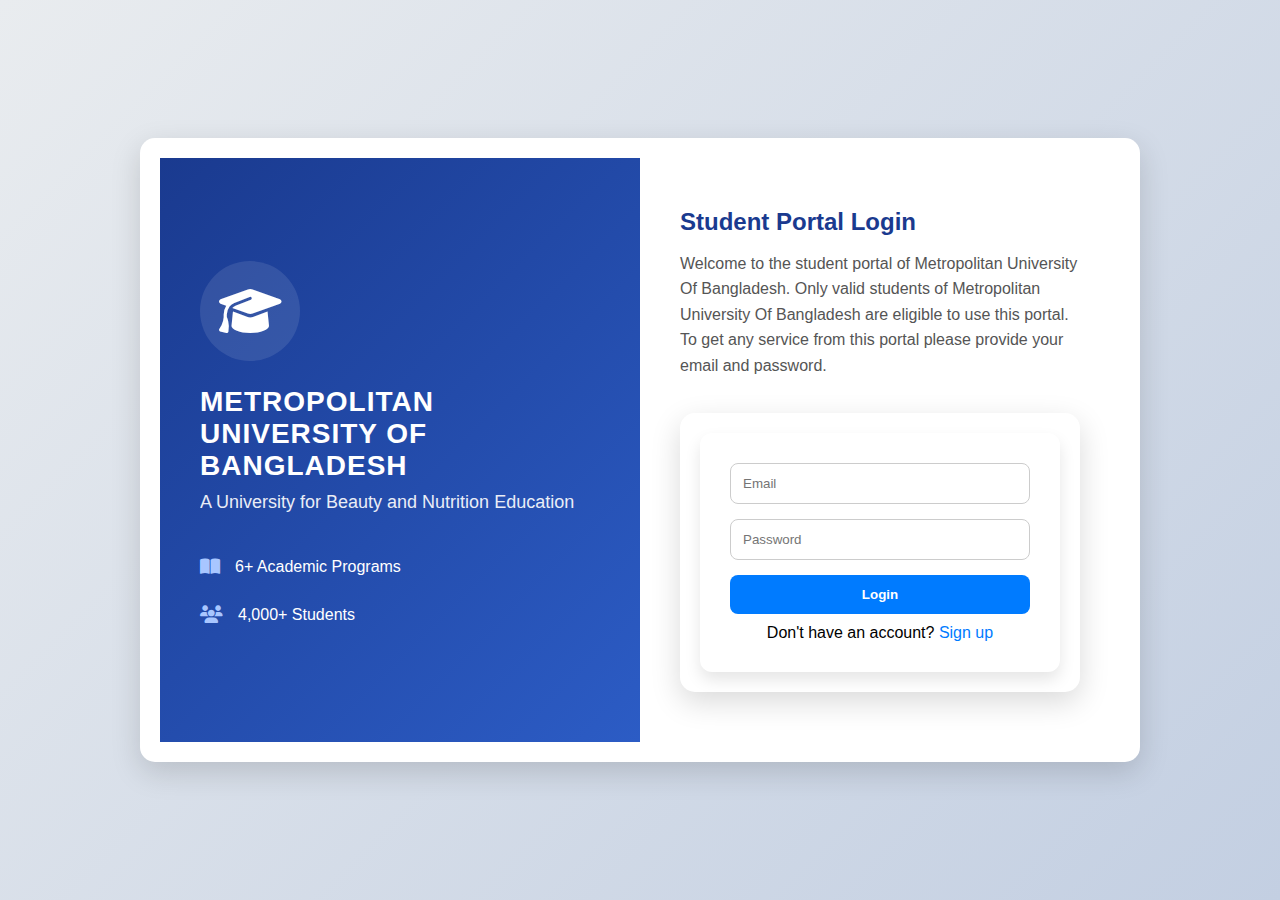
<file: login.html>
<!DOCTYPE html>
<html lang="en">
<head>
  <meta charset="UTF-8" />
  <meta name="viewport" content="width=device-width, initial-scale=1.0"/>
  <title>Login</title>
  <link rel="stylesheet" href="style.css" />
   <link rel="stylesheet" href="https://cdnjs.cloudflare.com/ajax/libs/font-awesome/6.4.0/css/all.min.css">
   </head>
    <style>
        * {
            margin: 0;
            padding: 0;
            box-sizing: border-box;
            font-family: 'Segoe UI', Tahoma, Geneva, Verdana, sans-serif;
        }
        
        body {
            background: linear-gradient(135deg, #e9ecef 0%, #c3cfe2 100%);
            min-height: 100vh;
            display: flex;
            justify-content: center;
            align-items: center;
            padding: 20px;
        }
        
        .container {
            display: flex;
            max-width: 1000px;
            width: 100%;
            background: white;
            border-radius: 15px;
            box-shadow: 0 10px 30px rgba(0, 0, 0, 0.15);
            overflow: hidden;
        }
        
        .university-info {
            flex: 1;
            background: linear-gradient(135deg, #1a3a8f 0%, #2c5cc5 100%);
            color: white;
            padding: 50px 40px;
            display: flex;
            flex-direction: column;
            justify-content: center;
        }
        
        .university-logo {
            width: 100px;
            height: 100px;
            background: rgba(255, 255, 255, 0.1);
            border-radius: 50%;
            display: flex;
            align-items: center;
            justify-content: center;
            margin-bottom: 25px;
        }
        
        .university-logo i {
            font-size: 50px;
            color: white;
        }
        
        .university-info h1 {
            font-size: 28px;
            font-weight: 700;
            margin-bottom: 10px;
            letter-spacing: 1px;
        }
        
        .university-info h2 {
            font-size: 18px;
            font-weight: 400;
            margin-bottom: 30px;
            opacity: 0.9;
        }
        
        .feature {
            display: flex;
            align-items: center;
            margin: 15px 0;
        }
        
        .feature i {
            font-size: 18px;
            margin-right: 15px;
            color: #a8c6ff;
        }
        
        .login-container {
            flex: 1;
            padding: 50px 40px;
            display: flex;
            flex-direction: column;
            justify-content: center;
        }
        
        .welcome-note {
            margin-bottom: 35px;
        }
        
        .welcome-note h2 {
            color: #1a3a8f;
            font-size: 24px;
            margin-bottom: 15px;
        }
        
        .welcome-note p {
            color: #555;
            line-height: 1.6;
        }
        
        .login-form {
            width: 100%;
        }
        
        .form-group {
            margin-bottom: 25px;
        }
        
        .form-group label {
            display: block;
            margin-bottom: 8px;
            color: #1a3a8f;
            font-weight: 500;
            font-size: 15px;
        }
        
        .input-with-icon {
            position: relative;
        }
        
        .input-with-icon i {
            position: absolute;
            left: 15px;
            top: 50%;
            transform: translateY(-50%);
            color: #777;
        }
        
        .input-with-icon input {
            width: 100%;
            padding: 14px 14px 14px 45px;
            border: 1px solid #ddd;
            border-radius: 8px;
            font-size: 16px;
            transition: all 0.3s;
        }
        
        .input-with-icon input:focus {
            border-color: #1a3a8f;
            box-shadow: 0 0 0 3px rgba(26, 58, 143, 0.1);
            outline: none;
        }
        
        .login-btn {
            width: 100%;
            padding: 14px;
            background: linear-gradient(to right, #1a3a8f, #2c5cc5);
            color: white;
            border: none;
            border-radius: 8px;
            font-size: 16px;
            font-weight: 600;
            cursor: pointer;
            transition: all 0.3s;
            margin-top: 10px;
            box-shadow: 0 4px 15px rgba(26, 58, 143, 0.3);
        }
        
        .login-btn:hover {
            background: linear-gradient(to right, #16317a, #254eae);
            transform: translateY(-2px);
            box-shadow: 0 6px 20px rgba(26, 58, 143, 0.4);
        }
        
        .form-footer {
            text-align: center;
            margin-top: 25px;
            color: #777;
            font-size: 14px;
        }
        
        .form-footer a {
            color: #1a3a8f;
            text-decoration: none;
            font-weight: 500;
        }
        
        .form-footer a:hover {
            text-decoration: underline;
        }
        
        @media (max-width: 768px) {
            .container {
                flex-direction: column;
            }
            
            .university-info {
                padding: 30px 25px;
            }
            
            .login-container {
                padding: 40px 25px;
            }
        }
        
        .domain-note {
            font-size: 13px;
            color: #777;
            margin-top: 5px;
            font-style: italic;
        }
    </style>

<body>
    <div class="container">
        <div class="university-info">
            <div class="university-logo">
                <i class="fas fa-graduation-cap"></i>
            </div>
            <h1>METROPOLITAN UNIVERSITY OF BANGLADESH</h1>
            <h2>A University for Beauty and Nutrition Education</h2>
            
            <div class="feature">
                <i class="fas fa-book-open"></i>
                <span>6+ Academic Programs</span>
            </div>
            <div class="feature">
                <i class="fas fa-users"></i>
                <span>4,000+ Students</span>
            </div>
        </div>
        
        <div class="login-container">
            <div class="welcome-note">
                <h2>Student Portal Login</h2>
                <p>Welcome to the student portal of Metropolitan University Of Bangladesh. Only valid students of Metropolitan University Of Bangladesh are eligible to use this portal. To get any service from this portal please provide your email and password.</p>
            </div>
            
  <div class="container">
    <div class="box">
      <form action="login.php" method="POST">
  <input type="email" name="email" placeholder="Email" required />
  <input type="password" name="password" placeholder="Password" required />
  <button type="submit">Login</button>
</form>

        <p class="switch">Don't have an account? <a href="signup.html">Sign up</a></p>
      </div>
    </div>
  </div>

  <script>
    const loginForm = document.getElementById('loginForm');
    loginForm.addEventListener('submit', function(e) {
      e.preventDefault();

      const email = document.getElementById('loginEmail').value;
      const password = document.getElementById('loginPassword').value;

     

      if (user && user.email === email && user.password === password) {
        alert("Login successful!");
        window.location.href = "welcome.html";
      } else {
        alert("Invalid email or password.");
      }
    });
  </script>
</body>
</html>
</file>
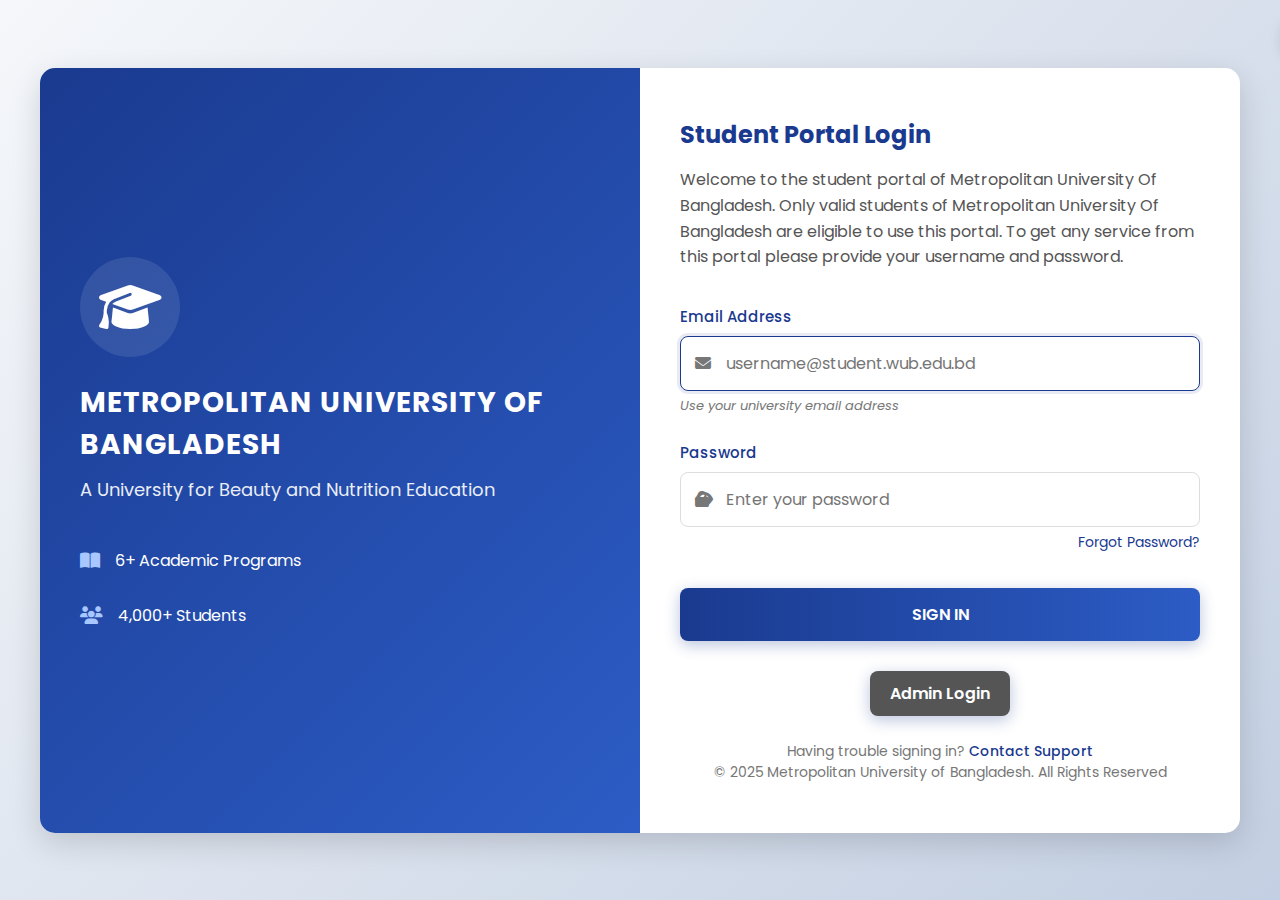
<file: Mobile Responsive Design.html>
<!DOCTYPE html>
<html lang="en">
<head>
    <meta charset="UTF-8">
    <meta name="viewport" content="width=device-width, initial-scale=1.0">
    <title>World University of Bangladesh - Student Portal</title>
    <link rel="stylesheet" href="https://cdnjs.cloudflare.com/ajax/libs/font-awesome/6.4.0/css/all.min.css">
    <link href="https://fonts.googleapis.com/css2?family=Poppins:wght@300;400;500;600;700&display=swap" rel="stylesheet">
    <style>
        :root {
            --primary: #1a3a8f;
            --secondary: #2c5cc5;
            --accent: #ff6b35;
            --light: #f5f7fa;
            --dark: #2d3748;
            --success: #2ecc71;
            --danger: #e74c3c;
            --warning: #f39c12;
            --info: #3498db;
        }
        
        * {
            margin: 0;
            padding: 0;
            box-sizing: border-box;
            font-family: 'Poppins', 'Segoe UI', Tahoma, Geneva, Verdana, sans-serif;
        }
        
        body {
            background: linear-gradient(135deg, #f5f7fa 0%, #c3cfe2 100%);
            min-height: 100vh;
            display: flex;
            justify-content: center;
            align-items: center;
            padding: 20px;
            color: #333;
        }
        
        .container {
            display: flex;
            max-width: 1200px;
            width: 100%;
            background: white;
            border-radius: 15px;
            box-shadow: 0 10px 30px rgba(0, 0, 0, 0.15);
            overflow: hidden;
            position: relative;
            min-height: 85vh;
            
        }
        
        .university-info {
            flex: 1;
            background: linear-gradient(135deg, var(--primary) 0%, var(--secondary) 100%);
            color: white;
            padding: 40px;
            display: flex;
            flex-direction: column;
            justify-content: center;
            position: relative;
            overflow: hidden;
        }
        
        .university-logo {
            width: 100px;
            height: 100px;
            background: rgba(255, 255, 255, 0.1);
            border-radius: 50%;
            display: flex;
            align-items: center;
            justify-content: center;
            margin-bottom: 25px;
            z-index: 2;
        }
        
        .university-logo i {
            font-size: 50px;
            color: white;
        }
        
        .university-info h1 {
            font-size: 28px;
            font-weight: 700;
            margin-bottom: 10px;
            letter-spacing: 1px;
            z-index: 2;
        }
        
        .university-info h2 {
            font-size: 18px;
            font-weight: 400;
            margin-bottom: 30px;
            opacity: 0.9;
            z-index: 2;
        }
        
        .feature {
            display: flex;
            align-items: center;
            margin: 15px 0;
            z-index: 2;
        }
        
        .feature i {
            font-size: 18px;
            margin-right: 15px;
            color: #a8c6ff;
        }
        
        .login-container {
            flex: 1;
            padding: 40px;
            display: flex;
            flex-direction: column;
            justify-content: center;
        }
        
        .welcome-note {
            margin-bottom: 35px;
        }
        
        .welcome-note h2 {
            color: var(--primary);
            font-size: 24px;
            margin-bottom: 15px;
        }
        
        .welcome-note p {
            color: #555;
            line-height: 1.6;
        }
        
        .login-form {
            width: 100%;
        }
        
        .form-group {
            margin-bottom: 25px;
        }
        
        .form-group label {
            display: block;
            margin-bottom: 8px;
            color: var(--primary);
            font-weight: 500;
            font-size: 15px;
        }
        
        .input-with-icon {
            position: relative;
        }
        
        .input-with-icon i {
            position: absolute;
            left: 15px;
            top: 50%;
            transform: translateY(-50%);
            color: #777;
        }
        
        .input-with-icon input {
            width: 100%;
            padding: 14px 14px 14px 45px;
            border: 1px solid #ddd;
            border-radius: 8px;
            font-size: 16px;
            transition: all 0.3s;
        }
        
        .input-with-icon input:focus {
            border-color: var(--primary);
            box-shadow: 0 0 0 3px rgba(26, 58, 143, 0.1);
            outline: none;
        }
        
        .login-btn {
            width: 100%;
            padding: 14px;
            background: linear-gradient(to right, var(--primary), var(--secondary));
            color: white;
            border: none;
            border-radius: 8px;
            font-size: 16px;
            font-weight: 600;
            cursor: pointer;
            transition: all 0.3s;
            margin-top: 10px;
            box-shadow: 0 4px 15px rgba(26, 58, 143, 0.3);
        }
        
        .login-btn:hover {
            background: linear-gradient(to right, #16317a, #254eae);
            transform: translateY(-2px);
            box-shadow: 0 6px 20px rgba(26, 58, 143, 0.4);
        }
        
        .form-footer {
            text-align: center;
            margin-top: 25px;
            color: #777;
            font-size: 14px;
        }
        
        .form-footer a {
            color: var(--primary);
            text-decoration: none;
            font-weight: 500;
        }
        
        .form-footer a:hover {
            text-decoration: underline;
        }
        
        @media (max-width: 768px) {
            .container {
                flex-direction: column;
                min-height: auto;
            }
            
            .university-info {
                padding: 30px 25px;
            }
            
            .login-container {
                padding: 30px 25px;
            }
        }
        
        .domain-note {
            font-size: 13px;
            color: #777;
            margin-top: 5px;
            font-style: italic;
        }
        
        .password-toggle {
            position: absolute;
            right: 15px;
            top: 50%;
            transform: translateY(-50%);
            color: #777;
            cursor: pointer;
        }
        
        .notification {
            position: fixed;
            top: 20px;
            right: 20px;
            padding: 15px 25px;
            border-radius: 8px;
            color: white;
            font-weight: 500;
            box-shadow: 0 5px 15px rgba(0, 0, 0, 0.2);
            z-index: 1000;
            transform: translateX(150%);
            transition: transform 0.4s ease;
        }
        
        .notification.show {
            transform: translateX(0);
        }
        
        .notification.success {
            background: var(--success);
        }
        
        .notification.error {
            background: var(--danger);
        }
        
        .notification.info {
            background: var(--info);
        }
        
        .loader {
            display: none;
            width: 24px;
            height: 24px;
            border: 3px solid rgba(255, 255, 255, 0.3);
            border-radius: 50%;
            border-top-color: white;
            animation: spin 1s linear infinite;
            margin: 0 auto;
            position: absolute;
            top: 50%;
            left: 50%;
            transform: translate(-50%, -50%);
        }
        
        @keyframes spin {
            to { transform: translate(-50%, -50%) rotate(360deg); }
        }
        
        .btn-loading .loader {
            display: block;
        }
        
        .btn-loading span {
            visibility: hidden;
        }
        
        .forgot-password {
            text-align: right;
            margin-top: 5px;
            font-size: 14px;
        }
        
        .forgot-password a {
            color: var(--primary);
            text-decoration: none;
        }
        
        .forgot-password a:hover {
            text-decoration: underline;
        }
        
        /* Dashboard Styles */
        .dashboard {
            display: none;
            width: 100%;
            padding: 30px;
        }
        
        .dashboard-header {
            display: flex;
            justify-content: space-between;
            align-items: center;
            margin-bottom: 30px;
            padding-bottom: 15px;
            border-bottom: 1px solid #eee;
        }
        
        .user-info {
            display: flex;
            align-items: center;
        }
        
        .user-avatar {
            width: 60px;
            height: 60px;
            border-radius: 50%;
            background: var(--primary);
            color: white;
            display: flex;
            align-items: center;
            justify-content: center;
            font-size: 24px;
            font-weight: bold;
            margin-right: 15px;
        }
        
        .user-details h3 {
            font-size: 22px;
            margin-bottom: 5px;
            color: var(--primary);
        }
        
        .user-details p {
            color: #777;
            font-size: 14px;
        }
        
        .logout-btn {
            padding: 10px 20px;
            background: var(--danger);
            color: white;
            border: none;
            border-radius: 8px;
            font-weight: 500;
            cursor: pointer;
            transition: all 0.3s;
        }
        
        .logout-btn:hover {
            background: #c0392b;
        }
        
        .dashboard-grid {
            display: grid;
            grid-template-columns: repeat(auto-fit, minmax(300px, 1fr));
            gap: 25px;
            margin-bottom: 40px;
        }
        
        .dashboard-card {
            background: white;
            border-radius: 12px;
            box-shadow: 0 5px 15px rgba(0, 0, 0, 0.05);
            padding: 25px;
            transition: transform 0.3s;
        }
        
        .dashboard-card:hover {
            transform: translateY(-5px);
            box-shadow: 0 8px 20px rgba(0, 0, 0, 0.1);
        }
        
        .card-header {
            display: flex;
            align-items: center;
            margin-bottom: 20px;
        }
        
        .card-header i {
            font-size: 24px;
            color: var(--primary);
            margin-right: 15px;
            width: 50px;
            height: 50px;
            background: rgba(26, 58, 143, 0.1);
            border-radius: 50%;
            display: flex;
            align-items: center;
            justify-content: center;
        }
        
        .card-header h3 {
            font-size: 18px;
            color: var(--dark);
        }
        
        .notification-list {
            list-style: none;
            max-height: 400px;
            overflow-y: auto;
        }
        
        .notification-item {
            padding: 15px 0;
            border-bottom: 1px solid #eee;
            display: flex;
            align-items: flex-start;
        }
        
        .notification-item:last-child {
            border-bottom: none;
        }
        
        .notification-icon {
            width: 40px;
            height: 40px;
            border-radius: 50%;
            background: rgba(52, 152, 219, 0.1);
            color: var(--info);
            display: flex;
            align-items: center;
            justify-content: center;
            margin-right: 15px;
            flex-shrink: 0;
        }
        
        .notification-content {
            flex: 1;
        }
        
        .notification-title {
            font-weight: 600;
            margin-bottom: 5px;
        }
        
        .notification-message {
            color: #666;
            font-size: 14px;
            margin-bottom: 5px;
        }
        
        .notification-time {
            font-size: 12px;
            color: #999;
        }
        
        .notification-badge {
            background: var(--accent);
            color: white;
            border-radius: 20px;
            padding: 2px 8px;
            font-size: 12px;
            font-weight: 500;
            margin-left: 10px;
        }
        
        .result-item {
            padding: 12px 0;
            border-bottom: 1px solid #eee;
        }
        
        .result-item:last-child {
            border-bottom: none;
        }
        
        .result-title {
            font-weight: 600;
            margin-bottom: 5px;
        }
        
        .result-meta {
            display: flex;
            justify-content: space-between;
            font-size: 14px;
            color: #666;
        }
        
        .result-status {
            font-weight: 500;
        }
        
        .result-status.published {
            color: var(--success);
        }
        
        .result-status.pending {
            color: var(--warning);
        }
        
        .notification-settings {
            padding: 20px 0;
        }
        
        .setting-item {
            display: flex;
            justify-content: space-between;
            align-items: center;
            padding: 15px 0;
            border-bottom: 1px solid #eee;
        }
        
        .setting-label {
            font-weight: 500;
        }
        
        .toggle-switch {
            position: relative;
            display: inline-block;
            width: 60px;
            height: 30px;
        }
        
        .toggle-switch input {
            opacity: 0;
            width: 0;
            height: 0;
        }
        
        .slider {
            position: absolute;
            cursor: pointer;
            top: 0;
            left: 0;
            right: 0;
            bottom: 0;
            background-color: #ccc;
            transition: .4s;
            border-radius: 34px;
        }
        
        .slider:before {
            position: absolute;
            content: "";
            height: 22px;
            width: 22px;
            left: 4px;
            bottom: 4px;
            background-color: white;
            transition: .4s;
            border-radius: 50%;
        }
        
        input:checked + .slider {
            background-color: var(--success);
        }
        
        input:checked + .slider:before {
            transform: translateX(30px);
        }
        
        .mobile-menu {
            display: none;
            position: fixed;
            bottom: 0;
            left: 0;
            right: 0;
            background: white;
            box-shadow: 0 -3px 10px rgba(0, 0, 0, 0.1);
            z-index: 100;
        }
        
        .mobile-nav {
            display: flex;
            justify-content: space-around;
            padding: 10px 0;
        }
        
        .mobile-nav-item {
            display: flex;
            flex-direction: column;
            align-items: center;
            font-size: 12px;
            color: #666;
            padding: 5px 15px;
            cursor: pointer;
        }
        
        .mobile-nav-item.active {
            color: var(--primary);
        }
        
        .mobile-nav-item i {
            font-size: 20px;
            margin-bottom: 5px;
        }
        
        @media (max-width: 768px) {
            .mobile-menu {
                display: block;
            }
            
            .dashboard {
                padding-bottom: 70px;
            }
            
            .dashboard-header {
                flex-direction: column;
                align-items: flex-start;
            }
            
            .logout-btn {
                margin-top: 15px;
                width: 100%;
            }
        }
        
        /* Admin Panel */
        .admin-panel {
            display: none;
            width: 100%;
            padding: 30px;
        }
        
        .admin-header {
            display: flex;
            justify-content: space-between;
            align-items: center;
            margin-bottom: 30px;
            padding-bottom: 15px;
            border-bottom: 1px solid #eee;
        }
        
        .admin-card {
            background: white;
            border-radius: 12px;
            box-shadow: 0 5px 15px rgba(0, 0, 0, 0.05);
            padding: 25px;
            margin-bottom: 25px;
        }
        
        .admin-form {
            display: flex;
            flex-direction: column;
            gap: 20px;
        }
        
        .admin-form-group {
            display: flex;
            flex-direction: column;
        }
        
        .admin-form-group label {
            margin-bottom: 8px;
            font-weight: 500;
            color: var(--primary);
        }
        
        .admin-form-group input,
        .admin-form-group textarea,
        .admin-form-group select {
            padding: 12px;
            border: 1px solid #ddd;
            border-radius: 8px;
            font-size: 16px;
        }
        
        .admin-form-group textarea {
            min-height: 100px;
            resize: vertical;
        }
        
        .admin-btn {
            padding: 12px 20px;
            background: var(--primary);
            color: white;
            border: none;
            border-radius: 8px;
            font-weight: 600;
            cursor: pointer;
            transition: all 0.3s;
        }
        
        .admin-btn:hover {
            background: var(--secondary);
        }
        
        .admin-results-list {
            margin-top: 20px;
        }
        
        .admin-result-item {
            display: flex;
            justify-content: space-between;
            align-items: center;
            padding: 12px 0;
            border-bottom: 1px solid #eee;
        }
        
        .admin-actions button {
            margin-left: 10px;
            padding: 5px 10px;
            border: none;
            border-radius: 5px;
            cursor: pointer;
        }
        
        .publish-btn {
            background: var(--success);
            color: white;
        }
        
        .edit-btn {
            background: var(--info);
            color: white;
        }
        
        .delete-btn {
            background: var(--danger);
            color: white;
        }
    </style>
</head>
<body>
    <div class="container">
        <!-- Login Section -->
        <div class="university-info">
            <div class="university-logo">
                <i class="fas fa-graduation-cap"></i>
            </div>
            <h1>METROPOLITAN UNIVERSITY OF BANGLADESH</h1>
            <h2>A University for Beauty and Nutrition Education</h2>
            
            <div class="feature">
                <i class="fas fa-book-open"></i>
                <span>6+ Academic Programs</span>
            </div>
            <div class="feature">
                <i class="fas fa-users"></i>
                <span>4,000+ Students</span>
            </div>
        </div>
        
        <div class="login-container" id="loginSection">
            <div class="welcome-note">
                <h2>Student Portal Login</h2>
                <p>Welcome to the student portal of Metropolitan University Of Bangladesh. Only valid students of Metropolitan University Of Bangladesh are eligible to use this portal. To get any service from this portal please provide your username and password.</p>
            </div>
            
            <form class="login-form" id="loginForm">
                <div class="form-group">
                    <label for="email">Email Address</label>
                    <div class="input-with-icon">
                        <i class="fas fa-envelope"></i>
                        <input type="email" id="email" placeholder="username@student.wub.edu.bd" required>
                    </div>
                    <div class="domain-note">Use your university email address</div>
                </div>
                
                <div class="form-group">
                    <label for="password">Password</label>
                    <div class="input-with-icon">
                        <i class="fas fa-lock"></i>
                        <input type="password" id="password" placeholder="Enter your password" required>
                        <i class="fas fa-eye password-toggle" id="passwordToggle"></i>
                    </div>
                    <div class="forgot-password">
                        <a href="#" id="forgotPassword">Forgot Password?</a>
                    </div>
                </div>
                
                <button type="submit" class="login-btn" id="loginBtn">
                    <span>SIGN IN</span>
                    <div class="loader"></div>
                </button>
                

                    <div style="text-align: center; margin-top: 20px;">
                    <button type="button" class="login-btn" id="adminLoginBtn" style="background: #555; width: auto; padding: 10px 20px;">
                        Admin Login
                    </button>
                </div>
            </form>
            
            <div class="form-footer">
                <p>Having trouble signing in? <a href="#" id="supportLink">Contact Support</a></p>
                <p>© 2025 Metropolitan University of Bangladesh. All Rights Reserved</p>
            </div>
        </div>
        
        <!-- Dashboard Section -->
        <div class="dashboard" id="dashboard">
            <div class="dashboard-header">
                <div class="user-info">
                    <div class="user-avatar">SA</div>
                    <div class="user-details">
                        <h3>Shahriar Ahmed</h3>
                        <p>ID: WUB-2023-00123 | B.Sc. in Nutrition Science</p>
                    </div>
                </div>
                <button class="logout-btn" id="logoutBtn">
                    <i class="fas fa-sign-out-alt"></i> Logout
                </button>
            </div>
            
            <div class="dashboard-grid">
                <div class="dashboard-card">
                    <div class="card-header">
                        <i class="fas fa-bell"></i>
                        <h3>Notifications</h3>
                    </div>
                    <ul class="notification-list" id="notificationList">
                        <!-- Notifications will be populated here -->
                    </ul>
                </div>
                
                <div class="dashboard-card">
                    <div class="card-header">
                        <i class="fas fa-poll"></i>
                        <h3>Recent Results</h3>
                    </div>
                    <div class="result-list" id="resultList">
                        <!-- Results will be populated here -->
                    </div>
                </div>
                
                <div class="dashboard-card">
                    <div class="card-header">
                        <i class="fas fa-cog"></i>
                        <h3>Notification Settings</h3>
                    </div>
                    <div class="notification-settings">
                        <div class="setting-item">
                            <div class="setting-label">Email Notifications</div>
                            <label class="toggle-switch">
                                <input type="checkbox" id="emailToggle" checked>
                                <span class="slider"></span>
                            </label>
                        </div>
                        <div class="setting-item">
                            <div class="setting-label">SMS Notifications</div>
                            <label class="toggle-switch">
                                <input type="checkbox" id="smsToggle" checked>
                                <span class="slider"></span>
                            </label>
                        </div>
                        <div class="setting-item">
                            <div class="setting-label">Push Notifications</div>
                            <label class="toggle-switch">
                                <input type="checkbox" id="pushToggle">
                                <span class="slider"></span>
                            </label>
                        </div>
                    </div>
                </div>
                
                <div class="dashboard-card">
                    <div class="card-header">
                        <i class="fas fa-book"></i>
                        <h3>Academic Resources</h3>
                    </div>
                    <div class="resource-list">
                        <div class="result-item">
                            <div class="result-title">Course Registration (Fall 2025)</div>
                            <div class="result-meta">
                                <span>Deadline: 15 August 2025</span>
                            </div>
                        </div>
                        <div class="result-item">
                            <div class="result-title">Scholarship Application</div>
                            <div class="result-meta">
                                <span>Deadline: 30 July 2025</span>
                            </div>
                        </div>
                        <div class="result-item">
                            <div class="result-title">Library Access Portal</div>
                            <div class="result-meta">
                                <span>Available 24/7</span>
                            </div>
                        </div>
                    </div>
                </div>
            </div>
            
            <div class="dashboard-card">
                <div class="card-header">
                    <i class="fas fa-info-circle"></i>
                    <h3>University Announcements</h3>
                </div>
                <div class="announcement-list" id="announcementList">
                    <!-- Announcements will be populated here -->
                </div>
            </div>
        </div>
        
        <!-- Admin Panel -->
        <div class="admin-panel" id="adminPanel">
            <div class="admin-header">
                <div class="user-info">
                    <div class="user-avatar">A</div>
                    <div class="user-details">
                        <h3>Admin Dashboard</h3>
                        <p>Metropolitan University of Bangladesh</p>
                    </div>
                </div>
                <button class="logout-btn" id="adminLogoutBtn">
                    <i class="fas fa-sign-out-alt"></i> Logout
                </button>
            </div>
            
            <div class="admin-card">
                <h3>Publish New Result</h3>
                <form class="admin-form" id="publishResultForm">
                    <div class="admin-form-group">
                        <label for="courseName">Course Name</label>
                        <input type="text" id="courseName" placeholder="Enter course name" required>
                    </div>
                    
                    <div class="admin-form-group">
                        <label for="examType">Exam Type</label>
                        <select id="examType" required>
                            <option value="">Select exam type</option>
                            <option value="Midterm">Midterm Exam</option>
                            <option value="Final">Final Exam</option>
                            <option value="Assignment">Assignment</option>
                            <option value="Quiz">Quiz</option>
                        </select>
                    </div>
                    
                    <div class="admin-form-group">
                        <label for="department">Department</label>
                        <select id="department" required>
                            <option value="">Select department</option>
                            <option value="Nutrition">Nutrition Science</option>
                            <option value="Beauty">Beauty Therapy</option>
                            <option value="Food">Food Science</option>
                            <option value="Health">Health Science</option>
                        </select>
                    </div>
                    
                    <div class="admin-form-group">
                        <label for="semester">Semester</label>
                        <select id="semester" required>
                            <option value="">Select semester</option>
                            <option value="1">Semester 1</option>
                            <option value="2">Semester 2</option>
                            <option value="3">Semester 3</option>
                            <option value="4">Semester 4</option>
                            <option value="5">Semester 5</option>
                            <option value="6">Semester 6</option>
                            <option value="7">Semester 7</option>
                            <option value="8">Semester 8</option>
                        </select>
                    </div>
                    
                    <button type="submit" class="admin-btn">Publish Result</button>
                </form>
            </div>
            
            <div class="admin-card">
                <h3>Manage Results</h3>
                <div class="admin-results-list" id="adminResultsList">
                    <!-- Results will be populated here -->
                </div>
            </div>
            
            <div class="admin-card">
                <h3>Send Notification</h3>
                <form class="admin-form" id="sendNotificationForm">
                    <div class="admin-form-group">
                        <label for="notificationTitle">Title</label>
                        <input type="text" id="notificationTitle" placeholder="Enter notification title" required>
                    </div>
                    
                    <div class="admin-form-group">
                        <label for="notificationMessage">Message</label>
                        <textarea id="notificationMessage" placeholder="Enter notification message" required></textarea>
                    </div>
                    
                    <div class="admin-form-group">
                        <label for="notificationType">Notification Type</label>
                        <select id="notificationType" required>
                            <option value="result">Result Published</option>
                            <option value="academic">Academic Update</option>
                            <option value="finance">Financial Notice</option>
                            <option value="event">University Event</option>
                        </select>
                    </div>
                    
                    <button type="submit" class="admin-btn">Send Notification</button>
                </form>
            </div>
        </div>
    </div>
    
    <!-- Mobile Navigation -->
    <div class="mobile-menu">
        <div class="mobile-nav">
            <div class="mobile-nav-item active" data-section="dashboard">
                <i class="fas fa-home"></i>
                <span>Dashboard</span>
            </div>
            <div class="mobile-nav-item" data-section="courses">
                <i class="fas fa-book"></i>
                <span>Courses</span>
            </div>
            <div class="mobile-nav-item" data-section="results">
                <i class="fas fa-poll"></i>
                <span>Results</span>
            </div>
            <div class="mobile-nav-item" data-section="profile">
                <i class="fas fa-user"></i>
                <span>Profile</span>
            </div>
        </div>
    </div>

    <div class="notification" id="notification"></div>

    <script>
        // ======================
        // BACKEND SIMULATION
        // ======================
        
        // Database simulation using localStorage
        class Database {
            constructor() {
                this.students = JSON.parse(localStorage.getItem('students')) || [];
                this.results = JSON.parse(localStorage.getItem('results')) || [];
                this.notifications = JSON.parse(localStorage.getItem('notifications')) || [];
                this.admins = JSON.parse(localStorage.getItem('admins')) || [
                    { id: 1, email: 'admin@wub.edu.bd', password: 'admin123' }
                ];
            }
            
            saveStudents() {
                localStorage.setItem('students', JSON.stringify(this.students));
            }
            
            saveResults() {
                localStorage.setItem('results', JSON.stringify(this.results));
            }
            
            saveNotifications() {
                localStorage.setItem('notifications', JSON.stringify(this.notifications));
            }
            
            saveAdmins() {
                localStorage.setItem('admins', JSON.stringify(this.admins));
            }
            
            // Student methods
            findStudentByEmail(email) {
                return this.students.find(student => student.email === email);
            }
            
            addStudent(student) {
                this.students.push(student);
                this.saveStudents();
            }
            
            // Result methods
            addResult(result) {
                this.results.push(result);
                this.saveResults();
            }
            
            getResultsByDepartment(department) {
                return this.results.filter(result => result.department === department);
            }
            
            deleteResult(id) {
                this.results = this.results.filter(result => result.id !== id);
                this.saveResults();
            }
            
            // Notification methods
            addNotification(notification) {
                this.notifications.push(notification);
                this.saveNotifications();
            }
            
            getNotificationsForStudent(studentId) {
                return this.notifications.filter(notif => notif.studentId === studentId);
            }
            
            // Admin methods
            findAdminByEmail(email) {
                return this.admins.find(admin => admin.email === email);
            }
        }

        // Initialize database
        const db = new Database();
        
        // Simulate student data
        if (db.students.length === 0) {
            db.addStudent({
                id: 1,
                fullName: 'Shahriar Ahmed',
                email: 'test@student.wub.edu.bd',
                password: 'password123',
                studentId: 'WUB-2023-00123',
                department: 'CSE',
                semester: '6'
            });
        }
        
        // Simulate results
        if (db.results.length === 0) {
            db.addResult({
                id: 1,
                course: 'Nutrition Science',
                examType: 'Semester Final Exam',
                department: 'CSE',
                semester: '6',
                publishedDate: new Date('2025-07-20').toISOString(),
                status: 'published'
            });
            
            db.addResult({
                id: 2,
                course: 'Physics',
                examType: 'Midterm Exam',
                department: 'CSE',
                semester: '6',
                publishedDate: new Date('2025-07-15').toISOString(),
                status: 'published'
            });
            
            db.addResult({
                id: 3,
                course: 'Human Physiology',
                examType: 'Assignment',
                department: 'CSE',
                semester: '6',
                publishedDate: null,
                status: 'pending'
            });
        }
        
        // Simulate notifications
        if (db.notifications.length === 0) {
            db.addNotification({
                id: 1,
                studentId: 1,
                title: 'New Result Published',
                message: 'Your Nutrition Science final exam result has been published.',
                time: new Date().toISOString(),
                icon: 'fas fa-poll',
                color: '#3498db',
                unread: true,
                type: 'result'
            });
            
            db.addNotification({
                id: 2,
                studentId: 1,
                title: 'Assignment Deadline Extended',
                message: 'Human Physiology assignment deadline extended to 25th July.',
                time: new Date(Date.now() - 2 * 60 * 60 * 1000).toISOString(),
                icon: 'fas fa-book',
                color: '#9b59b6',
                unread: true,
                type: 'academic'
            });
        }
        
        // ======================
        // FRONTEND FUNCTIONALITY
        // ======================
        
        // DOM Elements
        const loginForm = document.getElementById('loginForm');
        const emailInput = document.getElementById('email');
        const passwordInput = document.getElementById('password');
        const passwordToggle = document.getElementById('passwordToggle');
        const loginBtn = document.getElementById('loginBtn');
        const adminLoginBtn = document.getElementById('adminLoginBtn');
        const notification = document.getElementById('notification');
        const forgotPasswordLink = document.getElementById('forgotPassword');
        const supportLink = document.getElementById('supportLink');
        const loginSection = document.getElementById('loginSection');
        const dashboard = document.getElementById('dashboard');
        const adminPanel = document.getElementById('adminPanel');
        const logoutBtn = document.getElementById('logoutBtn');
        const adminLogoutBtn = document.getElementById('adminLogoutBtn');
        const notificationList = document.getElementById('notificationList');
        const resultList = document.getElementById('resultList');
        const announcementList = document.getElementById('announcementList');
        const emailToggle = document.getElementById('emailToggle');
        const smsToggle = document.getElementById('smsToggle');
        const pushToggle = document.getElementById('pushToggle');
        const publishResultForm = document.getElementById('publishResultForm');
        const sendNotificationForm = document.getElementById('sendNotificationForm');
        const adminResultsList = document.getElementById('adminResultsList');
        
        // State management
        let currentUser = null;
        let isAdmin = false;
        
        // Password visibility toggle
        passwordToggle.addEventListener('click', function() {
            const type = passwordInput.getAttribute('type') === 'password' ? 'text' : 'password';
            passwordInput.setAttribute('type', type);
            this.classList.toggle('fa-eye');
            this.classList.toggle('fa-eye-slash');
        });
        
        // Show notification function
        function showNotification(message, type) {
            notification.textContent = message;
            notification.className = `notification ${type} show`;
            
            setTimeout(() => {
                notification.classList.remove('show');
            }, 3000);
        }
        
        // Format date for display
        function formatDate(dateString) {
            if (!dateString) return 'Not published yet';
            
            const date = new Date(dateString);
            return date.toLocaleDateString('en-US', {
                year: 'numeric',
                month: 'short',
                day: 'numeric'
            });
        }
        
        // Render notifications
        function renderNotifications() {
            if (!currentUser) return;
            
            notificationList.innerHTML = '';
            
            const notifications = db.getNotificationsForStudent(currentUser.id);
            
            notifications.forEach(notif => {
                const notificationItem = document.createElement('li');
                notificationItem.className = 'notification-item';
                
                notificationItem.innerHTML = `
                    <div class="notification-icon" style="background: rgba(${hexToRgb(notif.color)}, 0.1); color: ${notif.color}">
                        <i class="${notif.icon}"></i>
                    </div>
                    <div class="notification-content">
                        <div class="notification-title">
                            ${notif.title}
                            ${notif.unread ? '<span class="notification-badge">New</span>' : ''}
                        </div>
                        <div class="notification-message">${notif.message}</div>
                        <div class="notification-time">${formatTimeAgo(notif.time)}</div>
                    </div>
                `;
                
                notificationList.appendChild(notificationItem);
            });
        }
        
        // Render results
        function renderResults() {
            if (!currentUser) return;
            
            resultList.innerHTML = '';
            
            const results = db.getResultsByDepartment(currentUser.department);
            
            results.forEach(result => {
                const resultItem = document.createElement('div');
                resultItem.className = 'result-item';
                
                resultItem.innerHTML = `
                    <div class="result-title">${result.course} - ${result.examType}</div>
                    <div class="result-meta">
                        <span>Published: ${formatDate(result.publishedDate)}</span>
                        <span class="result-status ${result.status}">${result.status.charAt(0).toUpperCase() + result.status.slice(1)}</span>
                    </div>
                `;
                
                resultList.appendChild(resultItem);
            });
        }
        
        // Render announcements
        function renderAnnouncements() {
            announcementList.innerHTML = '';
            
            // These would normally come from the database
            const announcements = [
                {
                    icon: 'fas fa-calendar',
                    title: 'Summer Vacation Schedule',
                    message: 'The university will remain closed from 1st August to 15th August 2025 for summer vacation.',
                    time: new Date('2025-07-20').toISOString()
                },
                {
                    icon: 'fas fa-exclamation-triangle',
                    title: 'Campus Maintenance',
                    message: 'The main building will undergo maintenance on 25th July. Classes will be held in temporary locations.',
                    time: new Date('2025-07-18').toISOString()
                }
            ];
            
            announcements.forEach(announcement => {
                const announcementItem = document.createElement('div');
                announcementItem.className = 'notification-item';
                
                announcementItem.innerHTML = `
                    <div class="notification-icon">
                        <i class="${announcement.icon}"></i>
                    </div>
                    <div class="notification-content">
                        <div class="notification-title">${announcement.title}</div>
                        <div class="notification-message">${announcement.message}</div>
                        <div class="notification-time">Posted: ${formatDate(announcement.time)}</div>
                    </div>
                `;
                
                announcementList.appendChild(announcementItem);
            });
        }
        
        // Render admin results
        function renderAdminResults() {
            adminResultsList.innerHTML = '';
            
            db.results.forEach(result => {
                const resultItem = document.createElement('div');
                resultItem.className = 'admin-result-item';
                
                resultItem.innerHTML = `
                    <div>
                        <strong>${result.course}</strong> (${result.examType})
                        <div>${result.department} - Semester ${result.semester}</div>
                        <div>Status: ${result.status}</div>
                    </div>
                    <div class="admin-actions">
                        ${result.status === 'pending' ? 
                            `<button class="publish-btn" data-id="${result.id}">Publish</button>` : ''}
                        <button class="edit-btn" data-id="${result.id}">Edit</button>
                        <button class="delete-btn" data-id="${result.id}">Delete</button>
                    </div>
                `;
                
                adminResultsList.appendChild(resultItem);
            });
            
            // Add event listeners to action buttons
            document.querySelectorAll('.publish-btn').forEach(btn => {
                btn.addEventListener('click', () => {
                    const resultId = parseInt(btn.dataset.id);
                    publishResult(resultId);
                });
            });
            
            document.querySelectorAll('.delete-btn').forEach(btn => {
                btn.addEventListener('click', () => {
                    const resultId = parseInt(btn.dataset.id);
                    deleteResult(resultId);
                });
            });
        }
        
        // Hex to RGB conversion for styling
        function hexToRgb(hex) {
            const result = /^#?([a-f\d]{2})([a-f\d]{2})([a-f\d]{2})$/i.exec(hex);
            return result ? 
                `${parseInt(result[1], 16)}, ${parseInt(result[2], 16)}, ${parseInt(result[3], 16)}` : 
                '0, 0, 0';
        }
        
        // Format time ago
        function formatTimeAgo(dateString) {
            const date = new Date(dateString);
            const now = new Date();
            const seconds = Math.floor((now - date) / 1000);
            
            if (seconds < 60) return 'Just now';
            
            const minutes = Math.floor(seconds / 60);
            if (minutes < 60) return `${minutes} min ago`;
            
            const hours = Math.floor(minutes / 60);
            if (hours < 24) return `${hours} hr ago`;
            
            const days = Math.floor(hours / 24);
            return `${days} day${days !== 1 ? 's' : ''} ago`;
        }
        
        // Login function
        loginForm.addEventListener('submit', async function(e) {
            e.preventDefault();
            
            const email = emailInput.value.trim();
            const password = passwordInput.value;
            
            // Simple validation
            if(!email || !password) {
                showNotification('Please fill in all fields', 'error');
                return;
            }
            
            // Validate email domain
            if(!email.endsWith('@student.wub.edu.bd') && !email.endsWith('@wub.edu.bd')) {
                showNotification('Please use your university email', 'error');
                return;
            }
            
            // Show loading state
            loginBtn.classList.add('btn-loading');
            
            try {
                // Simulate network delay
                await new Promise(resolve => setTimeout(resolve, 1500));
                
                // Check if admin login
                if (email.endsWith('@wub.edu.bd')) {
                    const admin = db.findAdminByEmail(email);
                    
                    if (admin && admin.password === password) {
                        isAdmin = true;
                        showAdminPanel();
                        showNotification('Admin login successful', 'success');
                        return;
                    }
                }
                
                // Student login
                const student = db.findStudentByEmail(email);
                
                if (student && student.password === password) {
                    currentUser = student;
                    showDashboard();
                    showNotification('Login successful!', 'success');
                } else {
                    showNotification('Invalid credentials. Please try again.', 'error');
                }
            } catch (error) {
                showNotification('Network error. Please try again later.', 'error');
            } finally {
                // Hide loading state
                loginBtn.classList.remove('btn-loading');
            }
        });
        
        // Admin login button
        adminLoginBtn.addEventListener('click', function() {
            emailInput.value = 'admin@wub.edu.bd';
            passwordInput.value = 'admin123';
            showNotification('Admin credentials pre-filled', 'info');
        });
        
        // Show dashboard function
        function showDashboard() {
            loginSection.style.display = 'none';
            dashboard.style.display = 'block';
            adminPanel.style.display = 'none';
            
            renderNotifications();
            renderResults();
            renderAnnouncements();
        }
        
        // Show admin panel
        function showAdminPanel() {
            loginSection.style.display = 'none';
            dashboard.style.display = 'none';
            adminPanel.style.display = 'block';
            
            renderAdminResults();
        }
        
        // Logout function
        function logout() {
            currentUser = null;
            isAdmin = false;
            
            // Reset form
            loginForm.reset();
            
            // Show login screen
            dashboard.style.display = 'none';
            adminPanel.style.display = 'none';
            loginSection.style.display = 'block';
            
            showNotification('You have been logged out', 'info');
        }
        
        logoutBtn.addEventListener('click', logout);
        adminLogoutBtn.addEventListener('click', logout);
        
        // Forgot password functionality
        forgotPasswordLink.addEventListener('click', function(e) {
            e.preventDefault();
            showNotification('Password reset instructions sent to your email', 'info');
        });
        
        // Support contact
        supportLink.addEventListener('click', function(e) {
            e.preventDefault();
            showNotification('Contact support@wub.edu.bd or call +880 1234 567890', 'info');
        });
        
        // Publish result
        publishResultForm.addEventListener('submit', function(e) {
            e.preventDefault();
            
            const courseName = document.getElementById('courseName').value;
            const examType = document.getElementById('examType').value;
            const department = document.getElementById('department').value;
            const semester = document.getElementById('semester').value;
            
            if (!courseName || !examType || !department || !semester) {
                showNotification('Please fill all fields', 'error');
                return;
            }
            
            const newResult = {
                id: Date.now(),
                course: courseName,
                examType: examType,
                department: department,
                semester: semester,
                publishedDate: new Date().toISOString(),
                status: 'published'
            };
            
            db.addResult(newResult);
            renderAdminResults();
            
            // Create notification for students
            const notification = {
                id: Date.now(),
                studentId: 1, // In real app, this would be for all students in the department
                title: 'New Result Published',
                message: `The result for ${courseName} (${examType}) has been published.`,
                time: new Date().toISOString(),
                icon: 'fas fa-poll',
                color: '#3498db',
                unread: true,
                type: 'result'
            };
            
            db.addNotification(notification);
            
            showNotification('Result published successfully!', 'success');
            publishResultForm.reset();
        });
        
        // Send notification
        sendNotificationForm.addEventListener('submit', function(e) {
            e.preventDefault();
            
            const title = document.getElementById('notificationTitle').value;
            const message = document.getElementById('notificationMessage').value;
            const type = document.getElementById('notificationType').value;
            
            if (!title || !message) {
                showNotification('Please fill all fields', 'error');
                return;
            }
            
            const notification = {
                id: Date.now(),
                studentId: 1, // In real app, this would be for all students
                title: title,
                message: message,
                time: new Date().toISOString(),
                icon: getIconForType(type),
                color: getColorForType(type),
                unread: true,
                type: type
            };
            
            db.addNotification(notification);
            
            showNotification('Notification sent successfully!', 'success');
            sendNotificationForm.reset();
        });
        
        // Helper functions for notifications
        function getIconForType(type) {
            switch(type) {
                case 'result': return 'fas fa-poll';
                case 'academic': return 'fas fa-book';
                case 'finance': return 'fas fa-money-bill-wave';
                case 'event': return 'fas fa-calendar';
                default: return 'fas fa-bell';
            }
        }
        
        function getColorForType(type) {
            switch(type) {
                case 'result': return '#3498db';
                case 'academic': return '#9b59b6';
                case 'finance': return '#2ecc71';
                case 'event': return '#e74c3c';
                default: return '#3498db';
            }
        }
        
        // Publish result from admin panel
        function publishResult(resultId) {
            const result = db.results.find(r => r.id === resultId);
            if (result) {
                result.status = 'published';
                result.publishedDate = new Date().toISOString();
                db.saveResults();
                renderAdminResults();
                showNotification('Result published successfully!', 'success');
            }
        }

                // Delete result
        function deleteResult(resultId) {
            db.deleteResult(resultId);
            renderAdminResults();
            showNotification('Result deleted successfully!', 'success');
        }
        
        // Auto-focus email field
        emailInput.focus();
    </script>
</body>
</html>
</file>
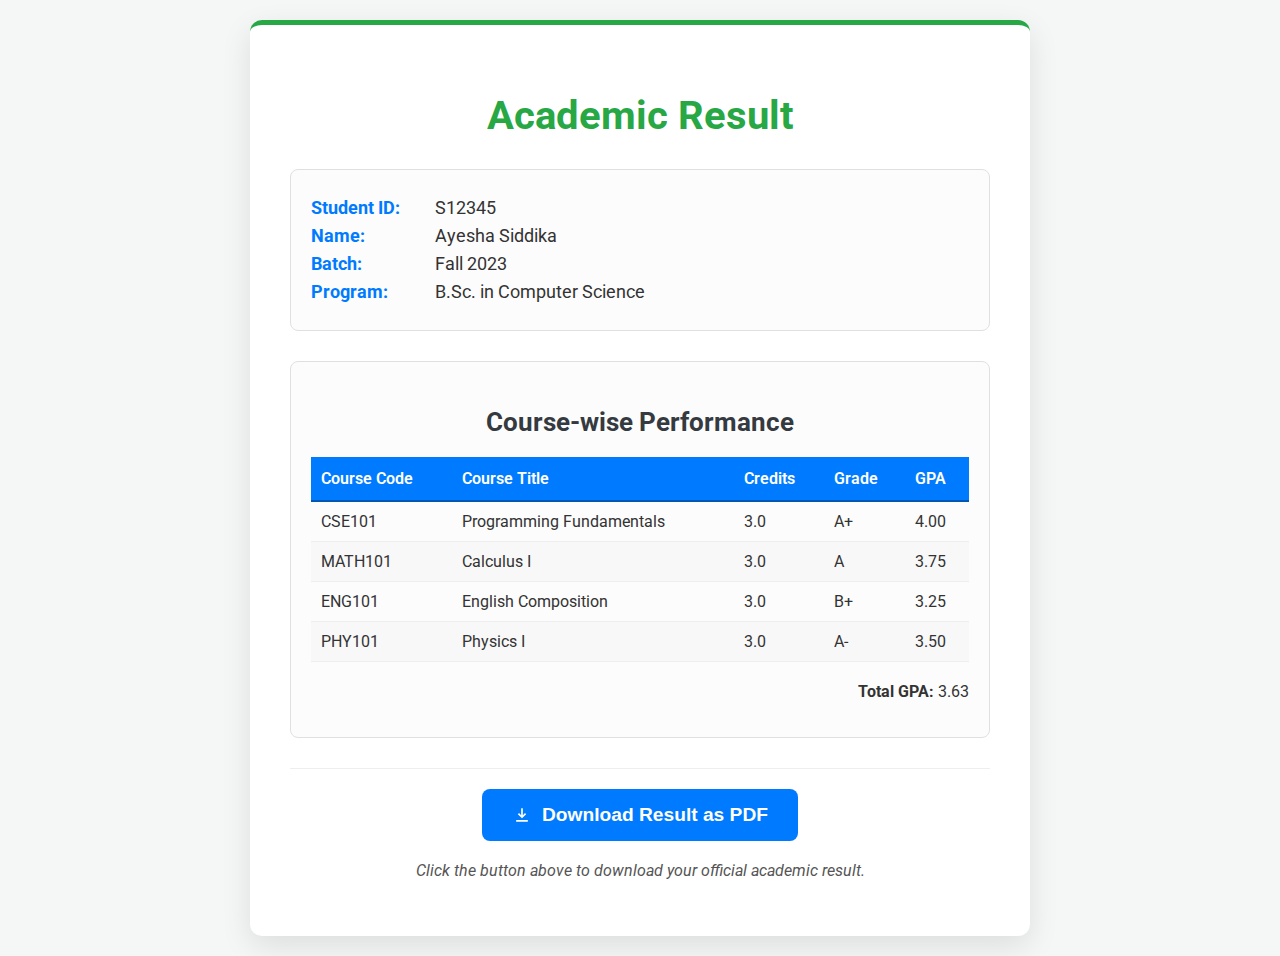
<file: Result PDF Download.html>
<!DOCTYPE html>
<html lang="en">
<head>
    <meta charset="UTF-8">
    <meta name="viewport" content="width=device-width, initial-scale=1.0">
    <title>Student Result & PDF Download</title>
    <link href="https://fonts.googleapis.com/css2?family=Roboto:wght@300;400;700&display=swap" rel="stylesheet">
    <style>
        body {
            font-family: 'Roboto', sans-serif;
            background-color: #f4f7f6;
            display: flex;
            justify-content: center;
            align-items: center;
            min-height: 100vh;
            margin: 0;
            color: #333;
            padding: 20px;
            box-sizing: border-box;
        }

        .result-container {
            background-color: #ffffff;
            padding: 40px;
            border-radius: 12px;
            box-shadow: 0 10px 30px rgba(0, 0, 0, 0.1);
            width: 100%;
            max-width: 700px;
            text-align: center;
            border-top: 5px solid #28a745; /* Green accent color for success/results */
        }

        h1 {
            color: #28a745;
            margin-bottom: 30px;
            font-weight: 700;
            font-size: 2.5em;
        }

        .student-info, .course-results {
            margin-bottom: 30px;
            text-align: left;
            border: 1px solid #e0e0e0;
            border-radius: 8px;
            padding: 20px;
            background-color: #fcfcfc;
        }

        .student-info p {
            margin: 8px 0;
            font-size: 1.1em;
        }

        .student-info p strong {
            color: #007bff;
            width: 120px; /* Align labels */
            display: inline-block;
        }

        .course-results h3 {
            color: #343a40;
            margin-bottom: 20px;
            font-size: 1.6em;
            text-align: center;
        }

        table {
            width: 100%;
            border-collapse: collapse;
            margin-top: 15px;
        }

        table thead th {
            background-color: #007bff;
            color: white;
            padding: 12px 10px;
            text-align: left;
            border-bottom: 2px solid #0056b3;
            font-weight: 600;
        }

        table tbody td {
            padding: 10px;
            border-bottom: 1px solid #eee;
            text-align: left;
        }

        table tbody tr:nth-child(even) {
            background-color: #f8f8f8;
        }

        table tbody tr:hover {
            background-color: #e9f7ff;
        }

        .download-section {
            margin-top: 30px;
            padding-top: 20px;
            border-top: 1px solid #eee;
        }

        .download-button {
            background-color: #007bff;
            color: white;
            padding: 15px 30px;
            border: none;
            border-radius: 8px;
            font-size: 1.2em;
            cursor: pointer;
            transition: background-color 0.3s ease, transform 0.2s ease;
            font-weight: 600;
            display: inline-flex; /* Allows icon and text to sit together */
            align-items: center;
            gap: 10px;
        }

        .download-button:hover {
            background-color: #0056b3;
            transform: translateY(-2px);
        }

        .download-button svg {
            fill: white;
            width: 20px;
            height: 20px;
        }

        .download-message {
            margin-top: 20px;
            font-size: 1em;
            color: #555;
            font-style: italic;
        }

        /* Responsive adjustments */
        @media (max-width: 768px) {
            .result-container {
                padding: 30px 20px;
                margin: 15px;
            }

            h1 {
                font-size: 2em;
            }

            .student-info p {
                font-size: 1em;
            }

            .download-button {
                padding: 12px 25px;
                font-size: 1.1em;
            }

            table thead th, table tbody td {
                padding: 8px 5px;
                font-size: 0.9em;
            }
        }

        @media (max-width: 480px) {
            .result-container {
                padding: 20px;
            }
            h1 {
                font-size: 1.8em;
            }
            .student-info p strong {
                width: auto;
                display: block;
                margin-bottom: 5px;
            }
        }
    </style>
</head>
<body>
    <div class="result-container">
        <h1>Academic Result</h1>

        <div class="student-info">
            <p><strong>Student ID:</strong> <span id="displayStudentId">S12345</span></p>
            <p><strong>Name:</strong> <span id="displayName">Ayesha Siddika</span></p>
            <p><strong>Batch:</strong> <span id="displayBatch">Fall 2023</span></p>
            <p><strong>Program:</strong> <span id="displayProgram">B.Sc. in Computer Science</span></p>
        </div>

        <div class="course-results">
            <h3>Course-wise Performance</h3>
            <table>
                <thead>
                    <tr>
                        <th>Course Code</th>
                        <th>Course Title</th>
                        <th>Credits</th>
                        <th>Grade</th>
                        <th>GPA</th>
                    </tr>
                </thead>
                <tbody id="resultTableBody">
                    <tr>
                        <td>CSE101</td>
                        <td>Programming Fundamentals</td>
                        <td>3.0</td>
                        <td>A+</td>
                        <td>4.00</td>
                    </tr>
                    <tr>
                        <td>MATH101</td>
                        <td>Calculus I</td>
                        <td>3.0</td>
                        <td>A</td>
                        <td>3.75</td>
                    </tr>
                    <tr>
                        <td>ENG101</td>
                        <td>English Composition</td>
                        <td>3.0</td>
                        <td>B+</td>
                        <td>3.25</td>
                    </tr>
                    <tr>
                        <td>PHY101</td>
                        <td>Physics I</td>
                        <td>3.0</td>
                        <td>A-</td>
                        <td>3.50</td>
                    </tr>
                    </tbody>
            </table>
            <p style="text-align: right; margin-top: 20px;"><strong>Total GPA:</strong> <span id="totalGpa">3.62</span></p>
        </div>

        <div class="download-section">
            <button id="downloadPdfBtn" class="download-button">
                <svg xmlns="http://www.w3.org/2000/svg" viewBox="0 0 24 24" width="24" height="24"><path d="M12 16L7 11L8.41 9.59L11 12.17V4H13V12.17L15.59 9.59L17 11L12 16ZM5 20H19V18H5V20Z" /></svg>
                Download Result as PDF
            </button>
            <p class="download-message">Click the button above to download your official academic result.</p>
        </div>
    </div>

    <script>
        // Placeholder JavaScript for dynamic content and PDF download trigger.
        // In a real application, this data would come from your backend after a search/login.

        const studentData = {
            id: "S12345",
            name: "Ayesha Siddika",
            batch: "Fall 2023",
            program: "B.Sc. in Computer Science",
            courses: [
                { code: "CSE101", title: "Programming Fundamentals", credits: 3.0, grade: "A+", gpa: 4.00 },
                { code: "MATH101", title: "Calculus I", credits: 3.0, grade: "A", gpa: 3.75 },
                { code: "ENG101", title: "English Composition", credits: 3.0, grade: "B+", gpa: 3.25 },
                { code: "PHY101", title: "Physics I", credits: 3.0, grade: "A-", gpa: 3.50 }
            ]
        };

        function displayStudentResults(data) {
            document.getElementById('displayStudentId').textContent = data.id;
            document.getElementById('displayName').textContent = data.name;
            document.getElementById('displayBatch').textContent = data.batch;
            document.getElementById('displayProgram').textContent = data.program;

            const resultTableBody = document.getElementById('resultTableBody');
            resultTableBody.innerHTML = ''; // Clear existing rows

            let totalCredits = 0;
            let totalWeightedGpa = 0;

            data.courses.forEach(course => {
                const row = document.createElement('tr');
                row.innerHTML = `
                    <td>${course.code}</td>
                    <td>${course.title}</td>
                    <td>${course.credits.toFixed(1)}</td>
                    <td>${course.grade}</td>
                    <td>${course.gpa.toFixed(2)}</td>
                `;
                resultTableBody.appendChild(row);

                totalCredits += course.credits;
                totalWeightedGpa += (course.gpa * course.credits);
            });

            const overallGpa = totalCredits > 0 ? (totalWeightedGpa / totalCredits) : 0;
            document.getElementById('totalGpa').textContent = overallGpa.toFixed(2);
        }

        // Initially display the mock data
        displayStudentResults(studentData);

        // PDF Download Logic
        document.getElementById('downloadPdfBtn').addEventListener('click', function() {
            // In a real application, you would make an AJAX call to your backend
            // For example:
            // fetch('/generate_pdf?studentId=' + studentData.id)
            //     .then(response => {
            //         if (response.ok) {
            //             return response.blob(); // Get the response as a Blob (PDF file)
            //         }
            //         throw new Error('PDF generation failed.');
            //     })
            //     .then(blob => {
            //         // Create a temporary URL for the blob
            //         const url = window.URL.createObjectURL(blob);
            //         const a = document.createElement('a');
            //         a.style.display = 'none';
            //         a.href = url;
            //         a.download = `Result_${studentData.id}.pdf`; // Suggest a filename
            //         document.body.appendChild(a);
            //         a.click(); // Trigger the download
            //         window.URL.revokeObjectURL(url); // Clean up the temporary URL
            //     })
            //     .catch(error => {
            //         console.error('Download error:', error);
            //         alert('Failed to download PDF. Please try again.');
            //     });

            // For this frontend-only example, we'll just log a message.
            alert('PDF download initiated! (This would typically trigger a backend process to generate and serve the PDF)');
            console.log('Initiating PDF download for Student ID:', studentData.id);
        });
    </script>
</body>
</html>
</file>
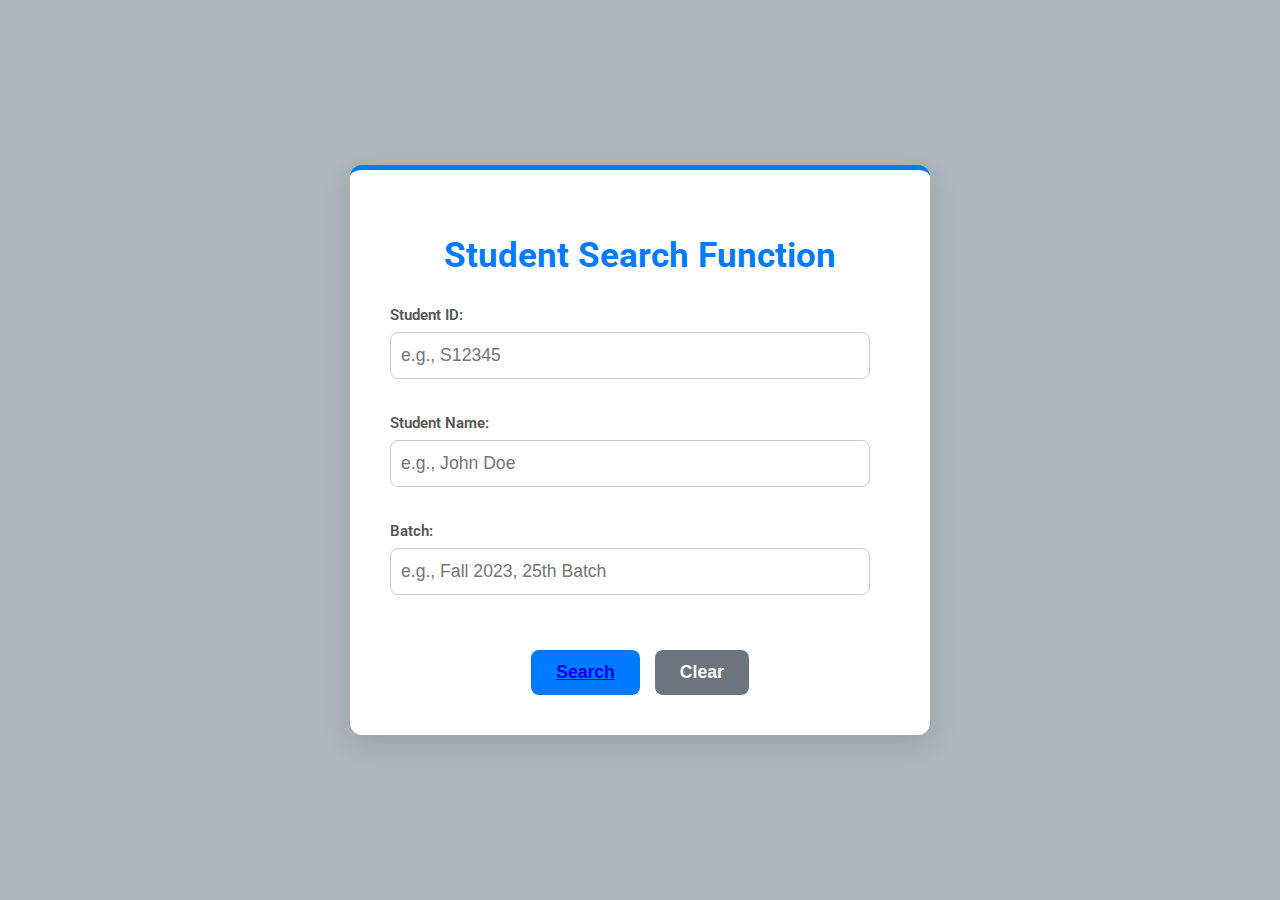
<file: search function.html>
<!DOCTYPE html>
<html lang="en">
<head>
    <meta charset="UTF-8">
    <meta name="viewport" content="width=device-width, initial-scale=1.0">
    <title>Student Search</title>
    <link href="https://fonts.googleapis.com/css2?family=Roboto:wght@300;400;700&display=swap" rel="stylesheet">
    <style>
        body {
            font-family: 'Roboto', sans-serif;
            background-color: #acb4bc;
            display: flex;
            justify-content: center;
            align-items: center;
            min-height: 100vh;
            margin: 0;
            color: #333;
        }

        .search-container {
            background-color: #ffffff;
            padding: 40px;
            border-radius: 12px;
            box-shadow: 0 10px 30px rgba(0, 0, 0, 0.1);
            width: 100%;
            max-width: 500px;
            text-align: center;
            border-top: 5px solid #007bff; /* Accent color */
        }

        h1 {
            color: #007bff;
            margin-bottom: 30px;
            font-weight: 700;
            font-size: 2.2em;
        }

        .search-form {
            display: flex;
            flex-direction: column;
            gap: 20px;
        }

        .input-group {
            position: relative;
            margin-bottom: 15px;
            text-align: left;
        }

        .input-group label {
            display: block;
            margin-bottom: 8px;
            font-weight: 600;
            color: #555;
            font-size: 0.95em;
        }

        .input-group input[type="text"] {
            width: calc(100% - 20px);
            padding: 12px 10px;
            border: 1px solid #ccc;
            border-radius: 8px;
            font-size: 1.1em;
            transition: border-color 0.3s ease, box-shadow 0.3s ease;
            box-sizing: border-box; /* Ensures padding is included in the width */
        }

        .input-group input[type="text"]:focus {
            border-color: #007bff;
            box-shadow: 0 0 0 3px rgba(0, 123, 255, 0.25);
            outline: none;
        }

        .button-group {
            display: flex;
            justify-content: center;
            gap: 15px;
            margin-top: 20px;
        }

        .search-button {
            background-color: #007bff;
            color: white;
            padding: 12px 25px;
            border: none;
            border-radius: 8px;
            font-size: 1.1em;
            cursor: pointer;
            transition: background-color 0.3s ease, transform 0.2s ease;
            font-weight: 600;
        }

        .search-button:hover {
            background-color: #0056b3;
            transform: translateY(-2px);
        }

        .clear-button {
            background-color: #6c757d;
            color: white;
            padding: 12px 25px;
            border: none;
            border-radius: 8px;
            font-size: 1.1em;
            cursor: pointer;
            transition: background-color 0.3s ease, transform 0.2s ease;
            font-weight: 600;
        }

        .clear-button:hover {
            background-color: #5a6268;
            transform: translateY(-2px);
        }

        .search-results {
            margin-top: 40px;
            text-align: left;
            border-top: 1px solid #eee;
            padding-top: 20px;
            display: none; /* Initially hidden */
        }

        .search-results h2 {
            color: #007bff;
            margin-bottom: 15px;
            font-size: 1.8em;
        }

        .search-results ul {
            list-style: none;
            padding: 0;
        }

        .search-results li {
            background-color: #f9f9f9;
            border: 1px solid #ddd;
            padding: 12px 15px;
            margin-bottom: 10px;
            border-radius: 8px;
            display: flex;
            justify-content: space-between;
            align-items: center;
            font-size: 1.05em;
        }

        .search-results li strong {
            color: #333;
        }

        .search-results .no-results {
            color: #dc3545;
            font-style: italic;
        }

        /* Responsive adjustments */
        @media (max-width: 600px) {
            .search-container {
                padding: 30px 20px;
                margin: 20px;
            }

            h1 {
                font-size: 1.8em;
            }

            .button-group {
                flex-direction: column;
                gap: 10px;
            }

            .search-button, .clear-button {
                width: 100%;
                padding: 10px;
            }
        }
    </style>
</head>
<body>
    <div class="search-container">
        <h1>Student Search Function</h1>

        <form class="search-form">
            <div class="input-group">
                <label for="studentId">Student ID:</label>
                <input type="text" id="studentId" name="studentId" placeholder="e.g., S12345">
            </div>

            <div class="input-group">
                <label for="studentName">Student Name:</label>
                <input type="text" id="studentName" name="studentName" placeholder="e.g., John Doe">
            </div>

            <div class="input-group">
                <label for="batch">Batch:</label>
                <input type="text" id="batch" name="batch" placeholder="e.g., Fall 2023, 25th Batch">
            </div>

            <div class="button-group">
                <button type="submit" class="search-button"><a href="admin panel.html">Search</a></button>
                <button type="reset" class="clear-button">Clear</button>
            </div>
        </form>

        <div class="search-results" id="searchResults">
            <h2>Search Results</h2>
            <ul id="resultsList">
                <li class="no-results">No results found.</li>
            </ul>
        </div>
    </div>

    <script>
        const searchForm = document.querySelector('.search-form');
        const searchResultsDiv = document.getElementById('searchResults');
        const resultsList = document.getElementById('resultsList');
        const studentIdInput = document.getElementById('studentId');
        const studentNameInput = document.getElementById('studentName');
        const batchInput = document.getElementById('batch');

        searchForm.addEventListener('submit', async function(event) {
            event.preventDefault(); // Prevent default form submission

            const studentId = studentIdInput.value.trim();
            const studentName = studentNameInput.value.trim();
            const batch = batchInput.value.trim();

            // Build query parameters
            const params = new URLSearchParams();
            if (studentId) params.append('studentId', studentId);
            if (studentName) params.append('studentName', studentName);
            if (batch) params.append('batch', batch);

            // Construct the URL for the API call
            const apiUrl = `/search_students?${params.toString()}`;

            resultsList.innerHTML = ''; // Clear previous results
            searchResultsDiv.style.display = 'block'; // Show results div

            try {
                const response = await fetch(apiUrl);
                if (!response.ok) {
                    throw new Error(`HTTP error! status: ${response.status}`);
                }
                const results = await response.json();

                if (results.length > 0) {
                    results.forEach(student => {
                        const li = document.createElement('li');
                        li.innerHTML = `<strong>ID:</strong> ${student.id} | <strong>Name:</strong> ${student.name} | <strong>Batch:</strong> ${student.batch}`;
                        resultsList.appendChild(li);
                    });
                } else {
                    const li = document.createElement('li');
                    li.className = 'no-results';
                    li.textContent = 'No results found for your query.';
                    resultsList.appendChild(li);
                }
            } catch (error) {
                console.error('Error fetching search results:', error);
                const li = document.createElement('li');
                li.className = 'no-results';
                li.textContent = 'An error occurred while searching. Please try again.';
                resultsList.appendChild(li);
            }
        });

        searchForm.addEventListener('reset', function() {
            studentIdInput.value = '';
            studentNameInput.value = '';
            batchInput.value = '';
            resultsList.innerHTML = '<li class="no-results">No results found.</li>';
            searchResultsDiv.style.display = 'none';
        });
    </script>
</body>
</html>
</file>
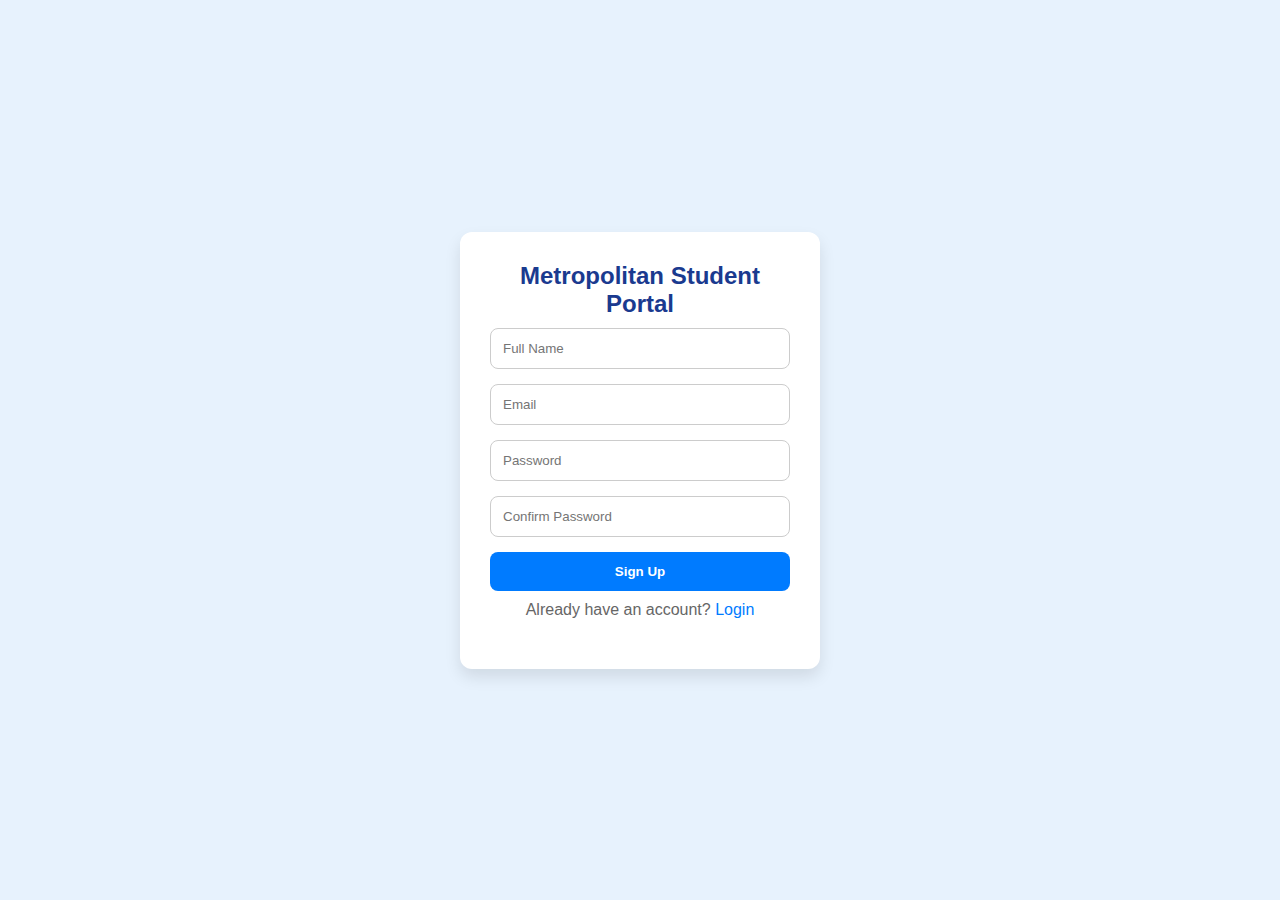
<file: signup.html>
<!DOCTYPE html>
<html lang="en">
<head>
  <meta charset="UTF-8" />
  <meta name="viewport" content="width=device-width, initial-scale=1.0"/>
  <title>Sign Up</title>
  <link rel="stylesheet" href="style.css" />
</head>
<body>
  <div class="container">
    <div class="box">
      <div class="form">
        <h2>Metropolitan Student Portal</h2>
        <form id="signupForm">
          <input type="text" id="name" placeholder="Full Name" required />
          <input type="email" id="email" placeholder="Email" required />
          <input type="password" id="password" placeholder="Password" required />
          <input type="password" id="confirmPassword" placeholder="Confirm Password" required />
          <button type="submit">Sign Up</button>
        </form>
        <p class="switch">Already have an account? <a href="login.html">Login</a></p>
      </div>
    </div>
  </div>

  <script>
    const form = document.getElementById('signupForm');
    form.addEventListener('submit', function(e) {
      e.preventDefault();

      const name = document.getElementById('name').value;
      const email = document.getElementById('email').value;
      const password = document.getElementById('password').value;
      const confirmPassword = document.getElementById('confirmPassword').value;

      if (password !== confirmPassword) {
        alert("Passwords do not match!");
        return;
      }

      const user = {
        name: name,
        email: email,
        password: password
      };

      localStorage.setItem('user', JSON.stringify(user));
      alert("Sign up successful! Please log in.");
      window.location.href = "login.html";
    });
  </script>
</body>
</html>
</file>
<file: style.css>
* {
  margin: 0;
  padding: 0;
  box-sizing: border-box;
  font-family: 'Segoe UI', sans-serif;
}

body {
  background: #e7f2fd;
  display: flex;
  justify-content: center;
  align-items: center;
  min-height: 100vh;
}

.container {
  width: 100%;
  max-width: 400px;
  padding: 20px;
}

.box {
  background: #fff;
  border-radius: 12px;
  padding: 30px;
  box-shadow: 0 8px 16px rgba(0,0,0,0.1);
}

.form h2 {
  text-align: center;
  margin-bottom: 10px;
  color: #1a3a8f;
}

.form p {
  text-align: center;
  margin-bottom: 20px;
  color: #666;
}

form input {
  width: 100%;
  padding: 12px;
  margin-bottom: 15px;
  border: 1px solid #ccc;
  border-radius: 8px;
  transition: border 0.3s;
}

form input:focus {
  border-color: #007bff;
  outline: none;
}

form button {
  width: 100%;
  padding: 12px;
  background: #007bff;
  color: white;
  border: none;
  border-radius: 8px;
  cursor: pointer;
  font-weight: bold;
  transition: background 0.3s;
}

form button:hover {
  background: #0056b3;
}

.forgot {
  display: block;
  text-align: right;
  font-size: 14px;
  margin-bottom: 15px;
  color: #007bff;
  text-decoration: none;
}

.switch {
  text-align: center;
  margin-top: 10px;
}

.switch a {
  color: #007bff;
  text-decoration: none;
}
</file>
